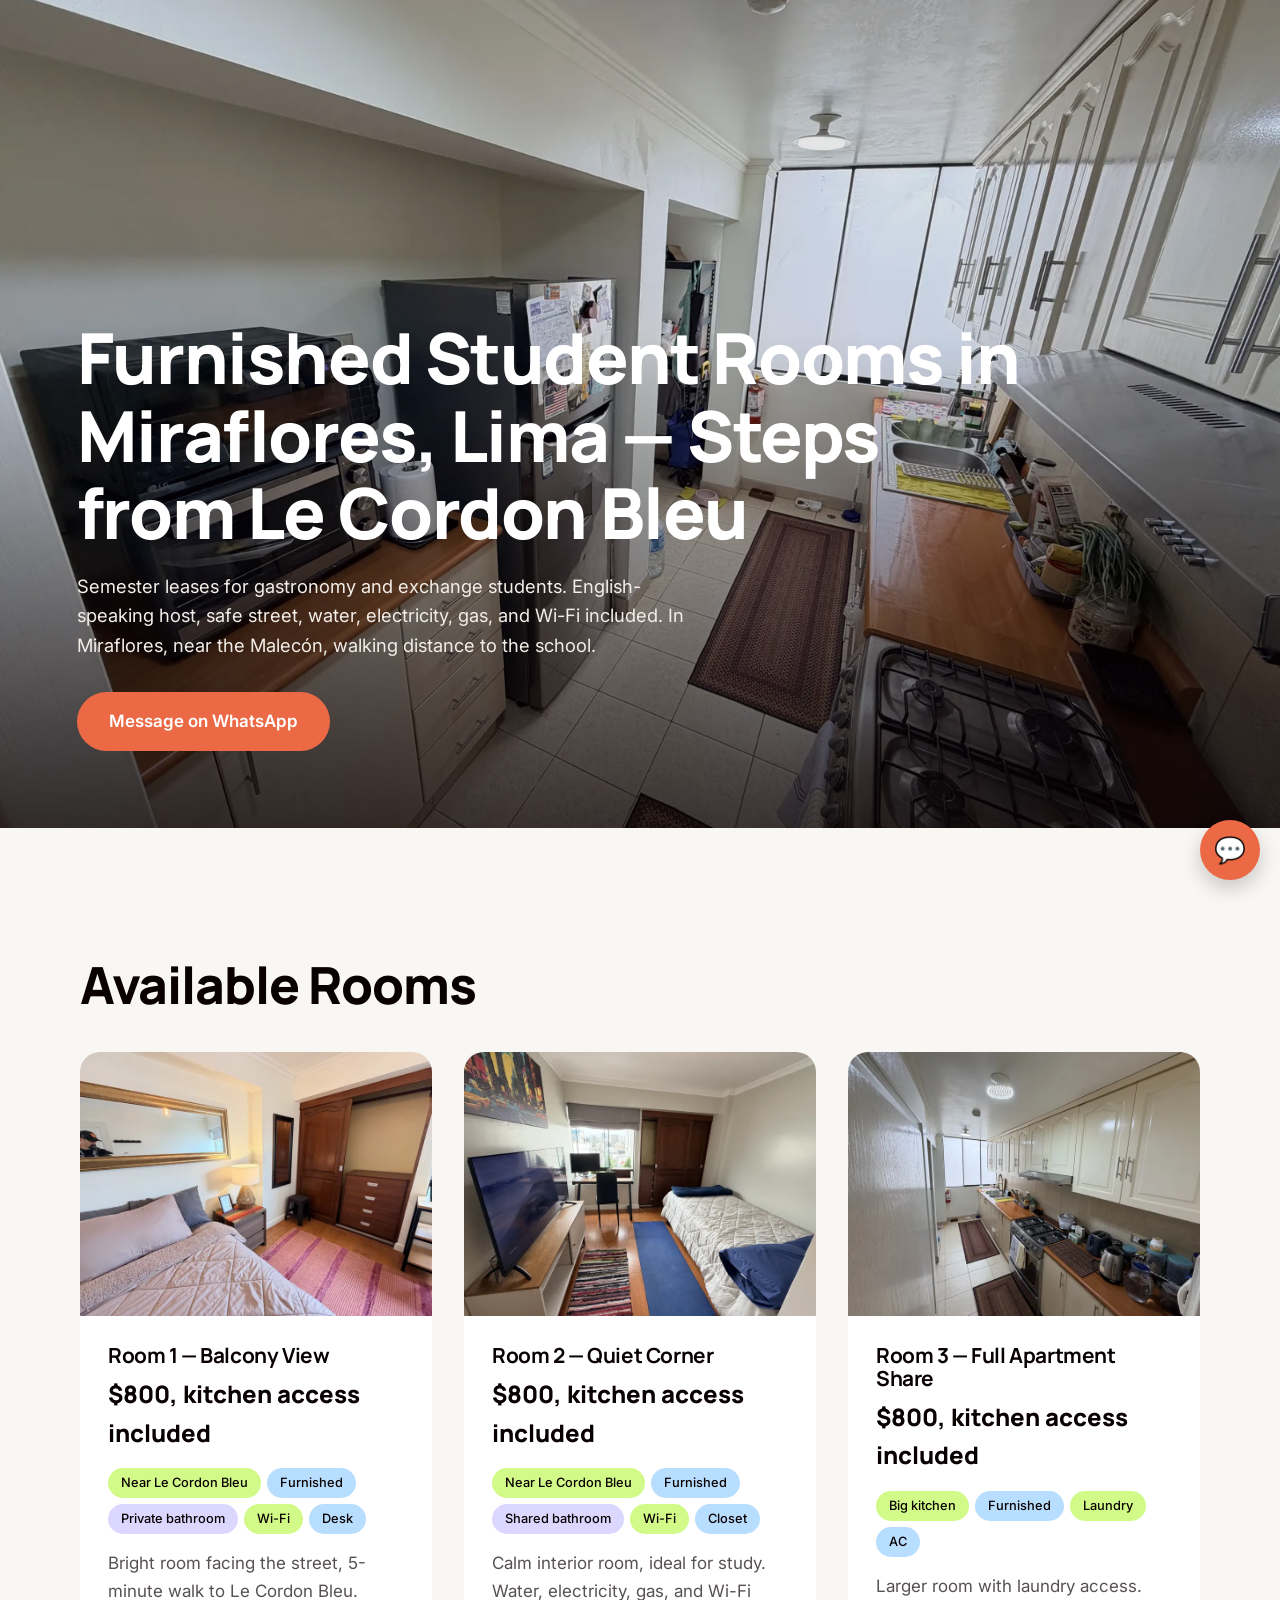
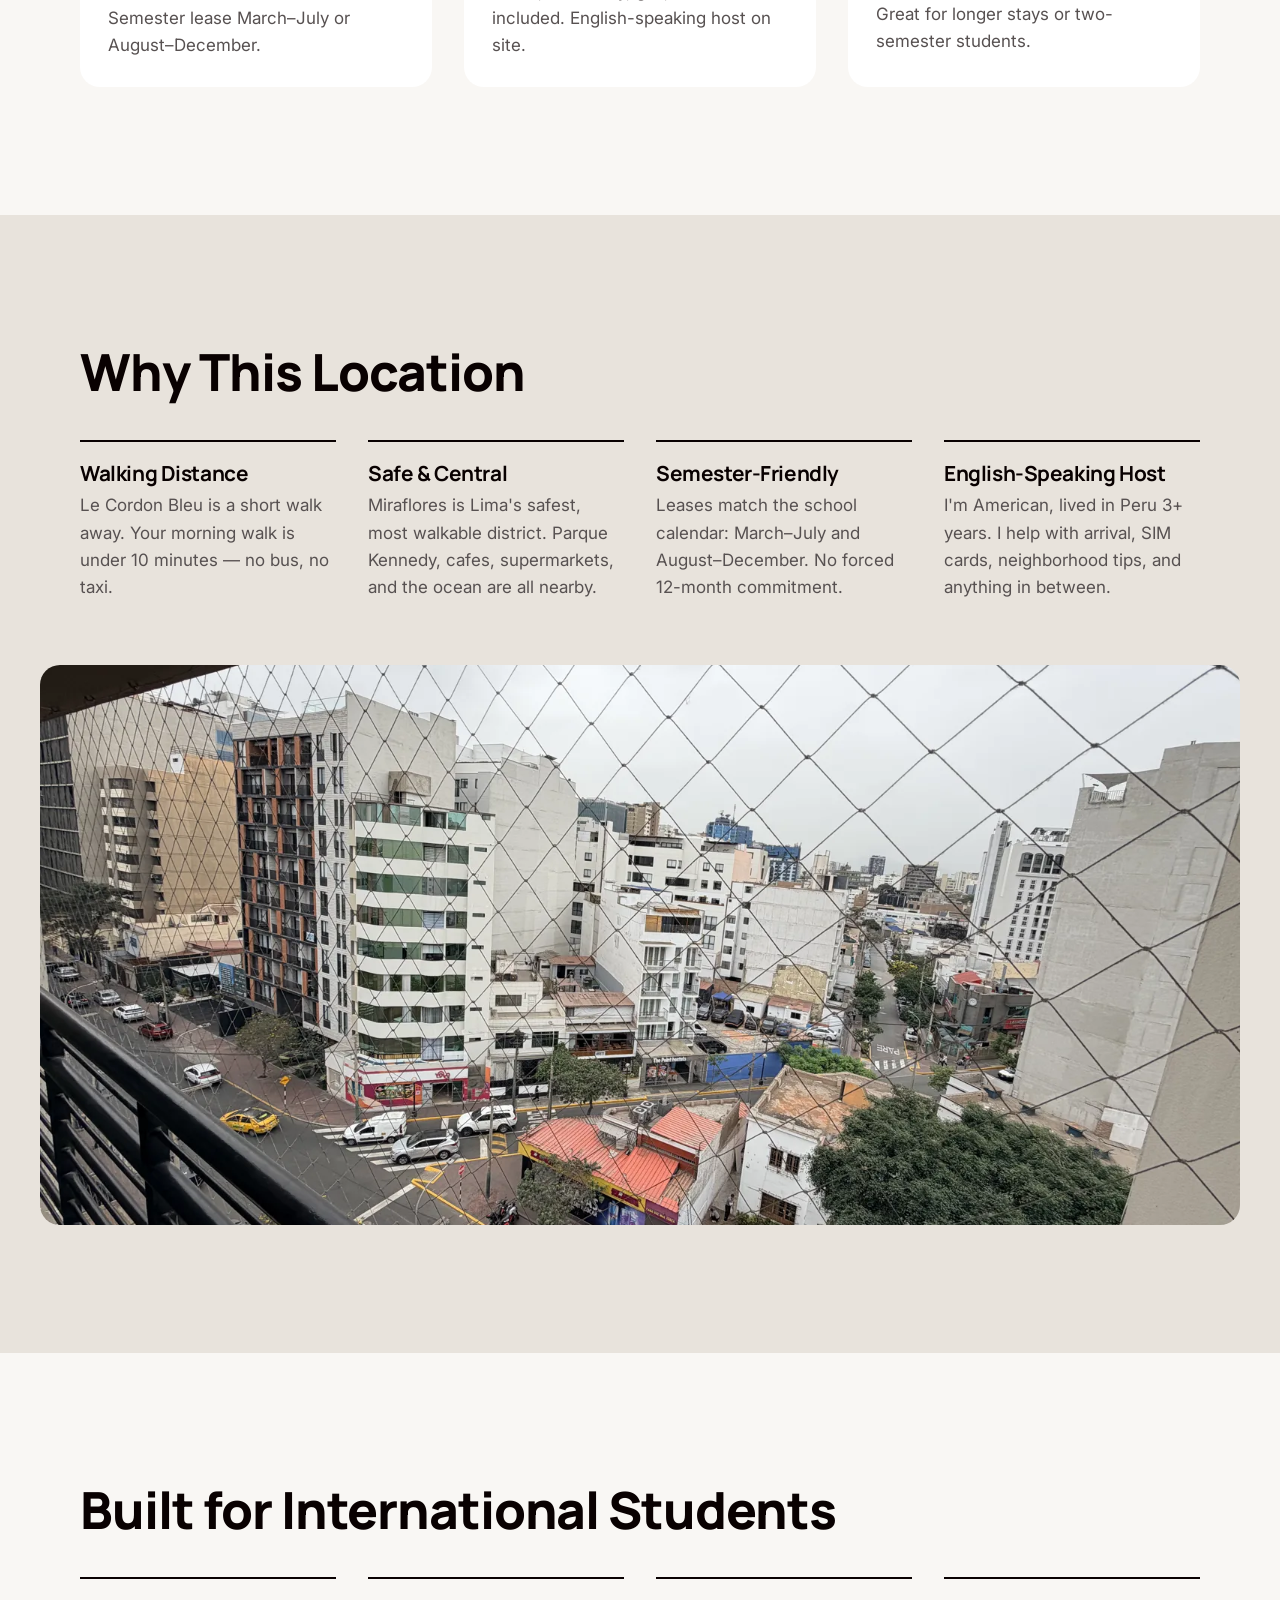
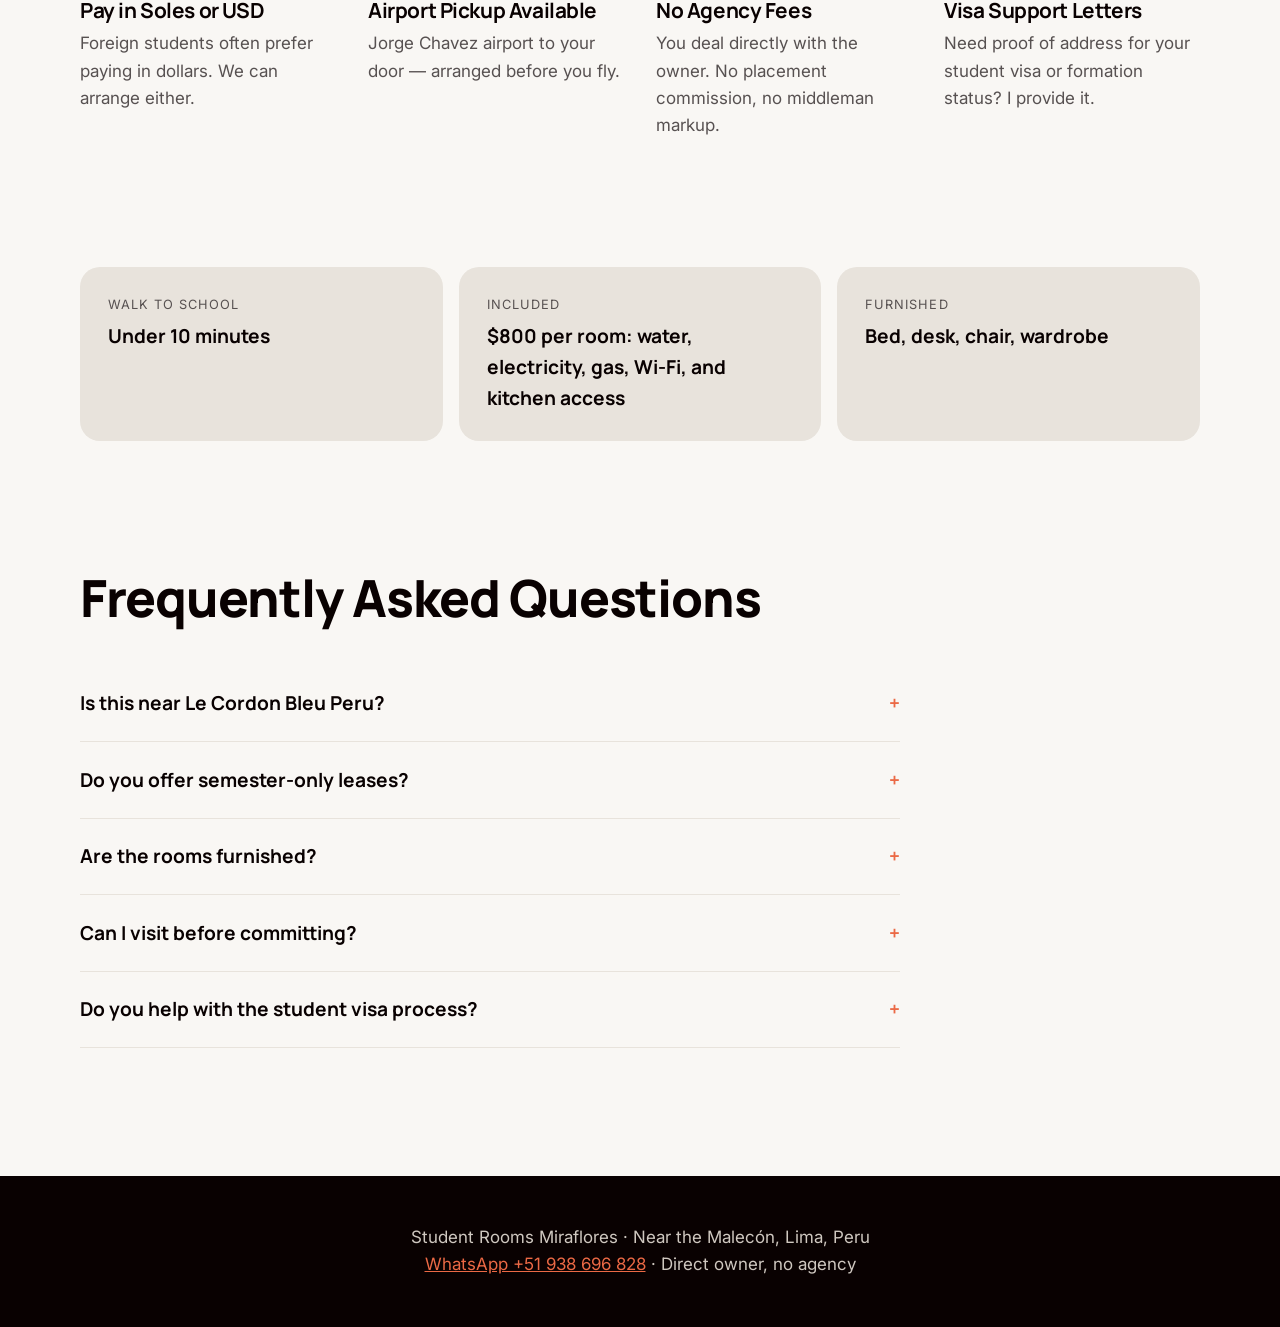
<file: index.html>
<!DOCTYPE html>
<html lang="en">
<head>
  <meta charset="utf-8">
  <meta name="viewport" content="width=device-width, initial-scale=1">
  <title>Student Rooms Near Le Cordon Bleu Lima | Furnished Rooms in Miraflores</title>
  <meta name="description" content="Furnished semester rooms in Miraflores, Lima, under 10 minutes' walk from Le Cordon Bleu. Water, electricity, gas, and Wi-Fi included. English-speaking host.">
  <link rel="preconnect" href="https://fonts.googleapis.com">
  <link rel="preconnect" href="https://fonts.gstatic.com" crossorigin>
  <link href="https://fonts.googleapis.com/css2?family=Inter:wght@400;500;600&family=Manrope:wght@600;700;800&display=swap" rel="stylesheet">
  <link rel="stylesheet" href="css/style.css">
</head>
<body>

<header class="hero">
  <picture>
    <source srcset="images/hero-kitchen.webp" type="image/webp">
    <img class="hero__img" src="images/hero-kitchen.jpg" alt="The apartment's large shared kitchen in Miraflores, Lima" width="1600" height="1200">
  </picture>
  <div class="hero__content">
    <h1>Furnished Student Rooms in Miraflores, Lima — Steps from Le Cordon Bleu</h1>
    <p>Semester leases for gastronomy and exchange students. English-speaking host, safe street, water, electricity, gas, and Wi-Fi included. In Miraflores, near the Malecón, walking distance to the school.</p>
    <a class="btn" href="https://wa.me/51938696828?text=Hi%2C%20I%20saw%20your%20site%20about%20student%20rooms%20near%20Le%20Cordon%20Bleu" target="_blank" rel="noopener">Message on WhatsApp</a>
  </div>
</header>

<main>
  <section class="section" id="rooms">
    <h2>Available Rooms</h2>
    <!-- Pricing held: do not publish until itemized clause is in lease and parents approve. -->
    <div class="cards">
      <article class="card reveal">
        <picture>
          <source srcset="images/room1-bedroom.webp" type="image/webp">
          <img src="images/room1-bedroom.jpg" alt="Furnished bedroom with large mirror, wardrobe, and desk by the window" width="800" height="600" loading="lazy">
        </picture>
        <div class="card__body">
          <h3>Room 1 — Balcony View</h3>
          <div class="price"><!-- Provisional draft prices from JJ, not final -->$800, kitchen access included</div>
          <ul class="pills">
            <li class="pill pill--lime">Near Le Cordon Bleu</li>
            <li class="pill pill--blue">Furnished</li><li class="pill pill--lavender">Private bathroom</li><li class="pill pill--lime">Wi-Fi</li><li class="pill pill--blue">Desk</li>
          </ul>
          <p>Bright room facing the street, 5-minute walk to Le Cordon Bleu. Semester lease March–July or August–December.</p>
        </div>
      </article>
      <article class="card reveal reveal-delay-1">
        <picture>
          <source srcset="images/room2-bedroom.webp" type="image/webp">
          <img src="images/room2-bedroom.jpg" alt="Bedroom with blue bedding, TV, desk, and colorful posters" width="800" height="600" loading="lazy">
        </picture>
        <div class="card__body">
          <h3>Room 2 — Quiet Corner</h3>
          <div class="price"><!-- Provisional draft prices from JJ, not final -->$800, kitchen access included</div>
          <ul class="pills">
            <li class="pill pill--lime">Near Le Cordon Bleu</li>
            <li class="pill pill--blue">Furnished</li><li class="pill pill--lavender">Shared bathroom</li><li class="pill pill--lime">Wi-Fi</li><li class="pill pill--blue">Closet</li>
          </ul>
          <p>Calm interior room, ideal for study. Water, electricity, gas, and Wi-Fi included. English-speaking host on site.</p>
        </div>
      </article>
      <article class="card reveal reveal-delay-2">
        <picture>
          <source srcset="images/room3-kitchen.webp" type="image/webp">
          <img src="images/room3-kitchen.jpg" alt="The apartment's kitchen, shared with Room 3" width="800" height="600" loading="lazy">
        </picture>
        <div class="card__body">
          <h3>Room 3 — Full Apartment Share</h3>
          <div class="price"><!-- Provisional draft prices from JJ, not final -->$800, kitchen access included</div>
          <ul class="pills">
            <li class="pill pill--lime">Big kitchen</li>
            <li class="pill pill--blue">Furnished</li><li class="pill pill--lime">Laundry</li><li class="pill pill--blue">AC</li>
          </ul>
          <p>Larger room with laundry access. Great for longer stays or two-semester students.</p>
        </div>
      </article>
    </div>
  </section>

  <section class="section section--alt" id="location">
    <h2>Why This Location</h2>
    <div class="features">
      <div class="feature reveal"><h3>Walking Distance</h3><p>Le Cordon Bleu is a short walk away. Your morning walk is under 10 minutes — no bus, no taxi.</p></div>
      <div class="feature reveal reveal-delay-1"><h3>Safe &amp; Central</h3><p>Miraflores is Lima's safest, most walkable district. Parque Kennedy, cafes, supermarkets, and the ocean are all nearby.</p></div>
      <div class="feature reveal reveal-delay-2"><h3>Semester-Friendly</h3><p>Leases match the school calendar: March–July and August–December. No forced 12-month commitment.</p></div>
      <div class="feature reveal reveal-delay-3"><h3>English-Speaking Host</h3><p>I'm American, lived in Peru 3+ years. I help with arrival, SIM cards, neighborhood tips, and anything in between.</p></div>
    </div>
    <picture>
      <source srcset="images/balcony-view.webp" type="image/webp">
      <img class="wide-img" src="images/balcony-view.jpg" alt="Balcony view over the streets of Miraflores" width="1600" height="1200" loading="lazy">
    </picture>
  </section>

  <section class="section" id="international">
    <h2>Built for International Students</h2>
    <div class="features">
      <div class="feature reveal reveal-delay-2"><h3>Pay in Soles or USD</h3><p>Foreign students often prefer paying in dollars. We can arrange either.</p></div>
      <div class="feature reveal reveal-delay-3"><h3>Airport Pickup Available</h3><p>Jorge Chavez airport to your door — arranged before you fly.</p></div>
      <div class="feature reveal reveal-delay-1"><h3>No Agency Fees</h3><p>You deal directly with the owner. No placement commission, no middleman markup.</p></div>
      <div class="feature reveal reveal-delay-2"><h3>Visa Support Letters</h3><p>Need proof of address for your student visa or formation status? I provide it.</p></div>
    </div>
  </section>

  <section class="facts" aria-label="Quick facts">
    <div class="fact reveal"><span class="fact__label">Walk to school</span><span class="fact__value">Under 10 minutes</span></div>
    <div class="fact reveal"><span class="fact__label">Included</span><span class="fact__value">$800 per room: water, electricity, gas, Wi-Fi, and kitchen access</span></div>
    <div class="fact reveal"><span class="fact__label">Furnished</span><span class="fact__value">Bed, desk, chair, wardrobe</span></div>
  </section>

  <section class="section" id="faq">
    <h2>Frequently Asked Questions</h2>
    <div class="faq">
      <details><summary>Is this near Le Cordon Bleu Peru?</summary><p>Yes. The rooms are in Miraflores, near the Malecón, within walking distance of the Le Cordon Bleu campus.</p></details>
      <details><summary>Do you offer semester-only leases?</summary><p>Yes. Leases align with the two academic semesters: March through July, and August through December. Shorter stays can be discussed.</p></details>
      <details><summary>Are the rooms furnished?</summary><p>All rooms come fully furnished with bed, desk, chair, wardrobe, and Wi-Fi. Kitchen access is included with every room.</p></details>
      <details><summary>Can I visit before committing?</summary><p>Absolutely. Video calls are easy, and if you're already in Lima, in-person visits are welcome by appointment.</p></details>
      <details><summary>Do you help with the student visa process?</summary><p>I can provide an address confirmation letter for your visa application or student formation status switch.</p></details>
    </div>
  </section>
</main>

<footer class="footer">
  <p>Student Rooms Miraflores · Near the Malecón, Lima, Peru<br>
  <a href="https://wa.me/51938696828">WhatsApp +51 938 696 828</a> · Direct owner, no agency</p>
</footer>

<a class="fab" href="https://wa.me/51938696828?text=Hi%2C%20I%20found%20your%20site" target="_blank" rel="noopener" aria-label="Message on WhatsApp">💬</a>


<script>
(function(){
  if(!window.IntersectionObserver){
    document.querySelectorAll('.reveal').forEach(function(el){el.classList.add('reveal-in');});
    return;
  }
  var io=new IntersectionObserver(function(entries){
    entries.forEach(function(e){
      if(e.isIntersecting){e.target.classList.add('reveal-in');io.unobserve(e.target);}
    });
  },{rootMargin:'0px 0px -8% 0px',threshold:0.12});
  document.querySelectorAll('.reveal').forEach(function(el){io.observe(el);});
})();
</script>

</body>
</html>
</file>
<file: css/style.css>
:root{--bg:#f9f7f4;--bg2:#e8e3dc;--ink:#090101;--muted:#575151;--accent:#eb6945;--lime:#d1fa88;--blue:#b8deff;--lav:#dbd7ff;--r:20px}
*{box-sizing:border-box;margin:0}
body{font-family:Inter,system-ui,sans-serif;background:var(--bg);color:var(--ink);line-height:1.6;font-size:1.0625rem}
h1,h2,h3{font-family:Manrope,Inter,sans-serif;line-height:1.1;letter-spacing:-.02em}
h1{font-size:clamp(2.2rem,5.5vw,4.5rem);font-weight:800}
h2{font-size:clamp(1.9rem,4vw,3.25rem);font-weight:800;margin-bottom:2.5rem}
h3{font-size:1.3rem;font-weight:700;margin-bottom:.5rem}
p{color:var(--muted)}
img{display:block;max-width:100%;height:auto}
a{color:inherit}
.btn{display:inline-block;background:var(--accent);color:#fff;font-weight:600;text-decoration:none;padding:1rem 2rem;border-radius:999px;transition:transform .25s ease,box-shadow .25s ease}
.btn:hover{transform:translateY(-2px);box-shadow:0 10px 24px rgba(235,105,69,.35)}
.hero{position:relative;min-height:92vh;display:flex;align-items:flex-end;overflow:hidden}
.hero__img{position:absolute;inset:0;width:100%;height:100%;object-fit:cover}
.hero::after{content:"";position:absolute;inset:0;background:linear-gradient(to top,rgba(9,1,1,.75),rgba(9,1,1,.1) 60%)}
.hero__content{position:relative;z-index:1;max-width:1100px;padding:clamp(1.5rem,6vw,5rem)}
.hero__content h1{color:#fff;margin-bottom:1.25rem}
.hero__content p{color:#f3eee8;max-width:640px;margin-bottom:2rem;font-size:1.15rem}
.section{max-width:1200px;margin:0 auto;padding:clamp(4rem,10vw,8rem) clamp(1.25rem,4vw,2.5rem)}
.section--alt{max-width:none;background:var(--bg2)}
.section--alt>*{max-width:1120px;margin-left:auto;margin-right:auto}
.cards{display:grid;grid-template-columns:repeat(auto-fit,minmax(300px,1fr));gap:2rem}
.card{background:#fff;border-radius:var(--r);overflow:hidden;transition:transform .3s ease,box-shadow .3s ease}
.card:hover{transform:translateY(-6px);box-shadow:0 18px 40px rgba(9,1,1,.08)}
.card img{aspect-ratio:4/3;object-fit:cover;width:100%;transition:transform .5s ease}
.card picture{display:block;overflow:hidden}
.card:hover img{transform:scale(1.04)}
.card__body{padding:1.75rem}
.price{font-family:Manrope,sans-serif;font-weight:800;font-size:1.5rem;margin-bottom:1rem}
.pills{list-style:none;padding:0;display:flex;flex-wrap:wrap;gap:.4rem;margin-bottom:1rem}
.pill{font-size:.8rem;font-weight:500;padding:.3rem .8rem;border-radius:999px}
.pill--lime{background:var(--lime)}.pill--blue{background:var(--blue)}.pill--lavender{background:var(--lav)}
.features{display:grid;grid-template-columns:repeat(auto-fit,minmax(240px,1fr));gap:2.5rem 2rem}
.feature{border-top:2px solid var(--ink);padding-top:1.25rem}
.wide-img{margin-top:4rem;border-radius:var(--r);width:100%;max-height:560px;object-fit:cover}
.facts{max-width:1200px;margin:0 auto;padding:0 clamp(1.25rem,4vw,2.5rem);display:grid;grid-template-columns:repeat(auto-fit,minmax(220px,1fr));gap:1rem}
.fact{background:var(--bg2);border-radius:var(--r);padding:1.75rem}
.fact__label{display:block;font-size:.8rem;text-transform:uppercase;letter-spacing:.08em;color:var(--muted);margin-bottom:.35rem}
.fact__value{font-family:Manrope,sans-serif;font-weight:700;font-size:1.2rem}
.faq{max-width:820px}
.faq details{border-bottom:1px solid var(--bg2);padding:1.4rem 0}
.faq summary{font-family:Manrope,sans-serif;font-weight:700;font-size:1.2rem;cursor:pointer;list-style:none;display:flex;justify-content:space-between;gap:1rem}
.faq summary::-webkit-details-marker{display:none}
.faq summary::after{content:"+";color:var(--accent);transition:transform .25s ease}
.faq details[open] summary::after{transform:rotate(45deg)}
.faq details p{margin-top:.75rem}
.footer{background:var(--ink);text-align:center;padding:3rem 1.25rem}
.footer p{color:#cfc8c0}
.footer a{color:var(--accent)}
.fab{position:fixed;right:1.25rem;bottom:1.25rem;width:60px;height:60px;border-radius:50%;background:var(--accent);display:grid;place-items:center;font-size:1.6rem;text-decoration:none;box-shadow:0 8px 20px rgba(9,1,1,.2);transition:transform .25s ease;z-index:10}
.fab:hover{transform:scale(1.08)}
@media (max-width:600px){.hero{min-height:80vh}.card__body{padding:1.4rem}}

@media (prefers-reduced-motion: no-preference) {
  .reveal{opacity:0;transform:translateY(28px);transition:opacity .7s ease,transform .7s ease}
  .reveal.reveal-in{opacity:1;transform:none}
  .reveal-delay-1{transition-delay:.08s}
  .reveal-delay-2{transition-delay:.16s}
  .reveal-delay-3{transition-delay:.24s}
  .hero__content{animation:heroIn .9s ease both}
  @keyframes heroIn{from{opacity:0;transform:translateY(18px)}to{opacity:1;transform:none}}
  .card{transition:transform .45s cubic-bezier(.22,1,.36,1),box-shadow .45s ease}
  .card picture img{transition:transform .8s cubic-bezier(.22,1,.36,1)}
}
@media (prefers-reduced-motion: reduce) {
  .reveal{opacity:1;transform:none}
}
</file>
